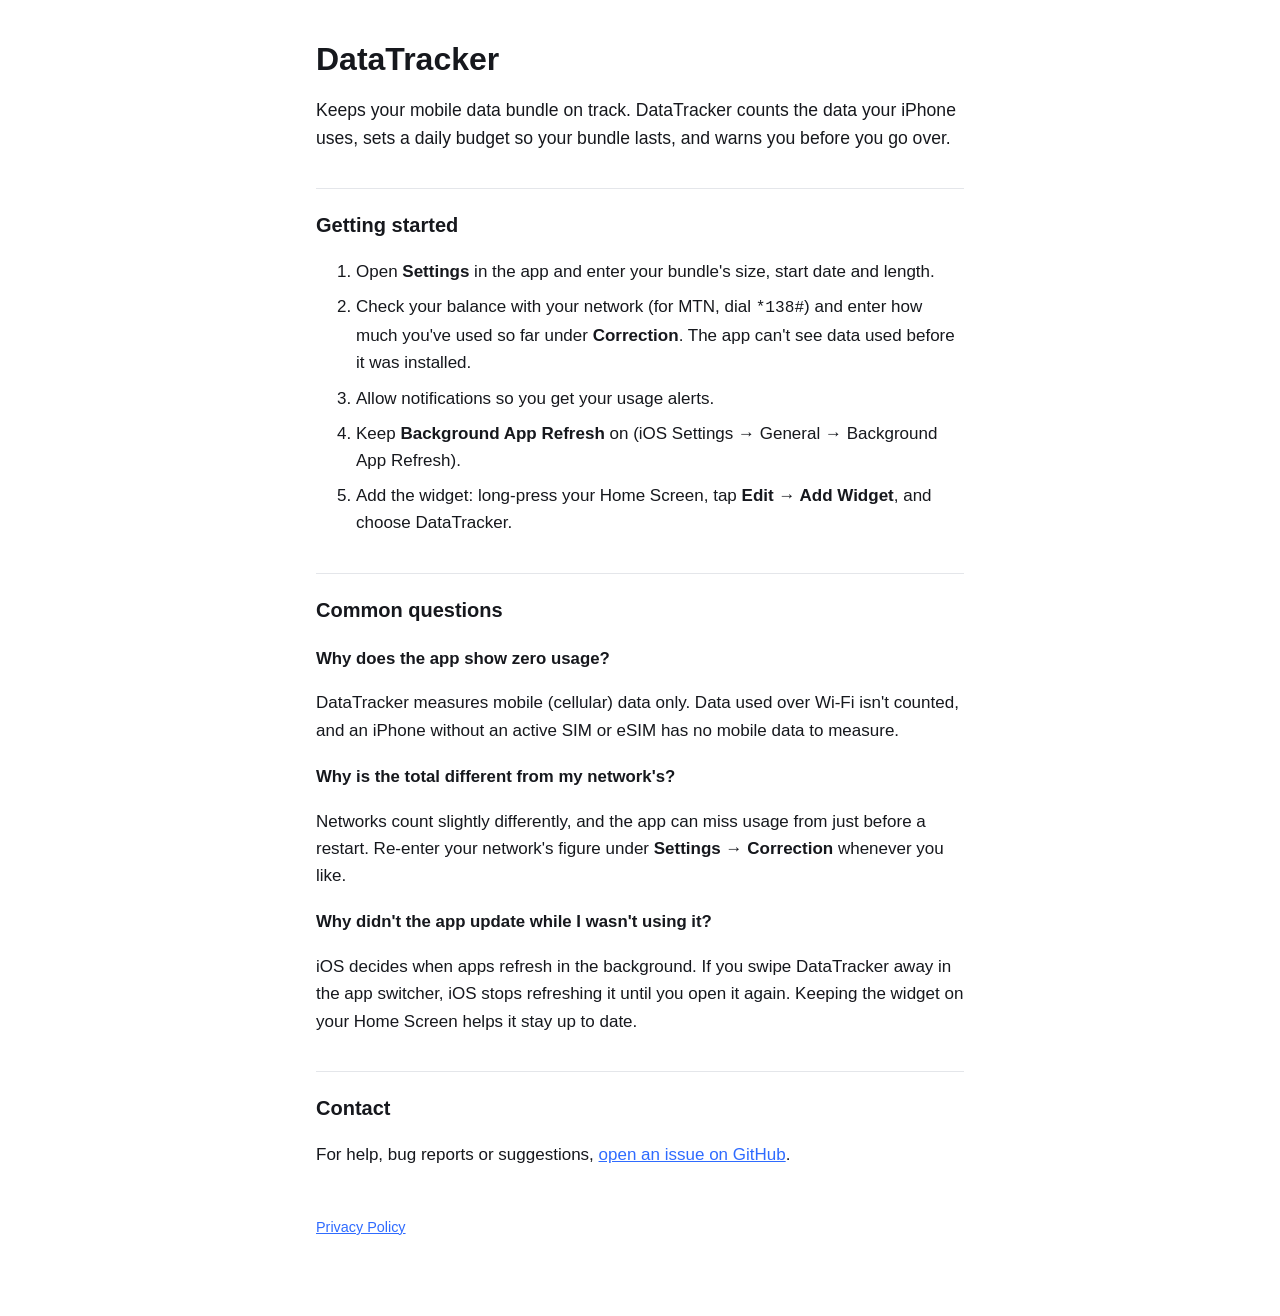
<file: docs/index.html>
<!doctype html>
<html lang="en">
<head>
<meta charset="utf-8">
<meta name="viewport" content="width=device-width, initial-scale=1">
<title>DataTracker Support</title>
<link rel="stylesheet" href="style.css">
</head>
<body>
<main>
  <h1>DataTracker</h1>
  <p class="lead">Keeps your mobile data bundle on track. DataTracker counts the data your iPhone uses, sets a
  daily budget so your bundle lasts, and warns you before you go over.</p>

  <h2>Getting started</h2>
  <ol>
    <li>Open <strong>Settings</strong> in the app and enter your bundle's size, start date and length.</li>
    <li>Check your balance with your network (for MTN, dial <code>*138#</code>) and enter how much you've used
      so far under <strong>Correction</strong>. The app can't see data used before it was installed.</li>
    <li>Allow notifications so you get your usage alerts.</li>
    <li>Keep <strong>Background App Refresh</strong> on (iOS Settings → General → Background App Refresh).</li>
    <li>Add the widget: long-press your Home Screen, tap <strong>Edit → Add Widget</strong>, and choose DataTracker.</li>
  </ol>

  <h2>Common questions</h2>
  <h3>Why does the app show zero usage?</h3>
  <p>DataTracker measures mobile (cellular) data only. Data used over Wi-Fi isn't counted, and an iPhone without
  an active SIM or eSIM has no mobile data to measure.</p>

  <h3>Why is the total different from my network's?</h3>
  <p>Networks count slightly differently, and the app can miss usage from just before a restart. Re-enter your
  network's figure under <strong>Settings → Correction</strong> whenever you like.</p>

  <h3>Why didn't the app update while I wasn't using it?</h3>
  <p>iOS decides when apps refresh in the background. If you swipe DataTracker away in the app switcher, iOS
  stops refreshing it until you open it again. Keeping the widget on your Home Screen helps it stay up to date.</p>

  <h2>Contact</h2>
  <p>For help, bug reports or suggestions, <a href="https://github.com/nyator/DataTracker/issues">open an issue on
  GitHub</a>.</p>

  <p class="footer"><a href="privacy.html">Privacy Policy</a></p>
</main>
</body>
</html>
</file>
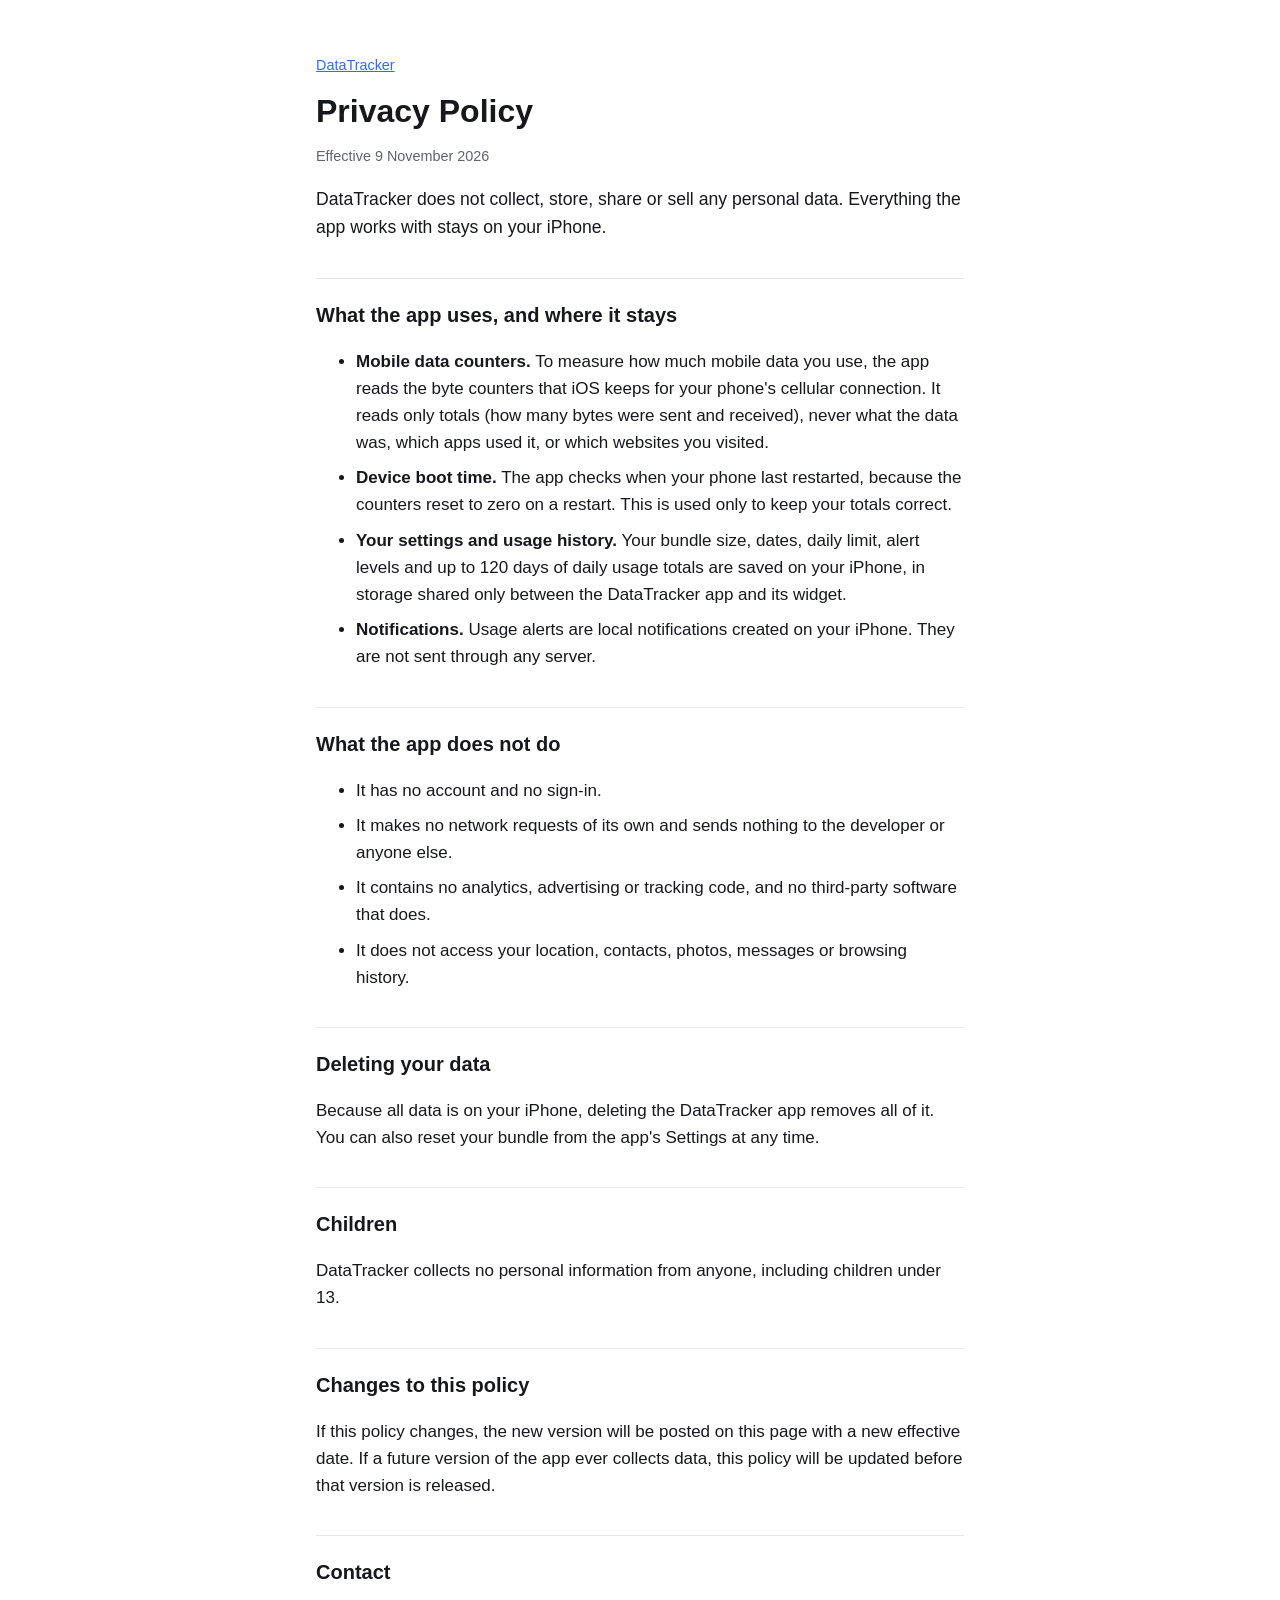
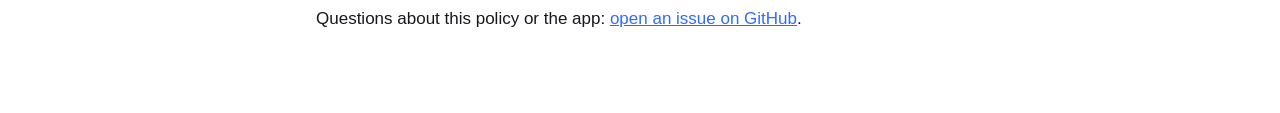
<file: docs/privacy.html>
<!doctype html>
<html lang="en">
<head>
<meta charset="utf-8">
<meta name="viewport" content="width=device-width, initial-scale=1">
<title>DataTracker Privacy Policy</title>
<link rel="stylesheet" href="style.css">
</head>
<body>
<main>
  <p class="back"><a href="./">DataTracker</a></p>
  <h1>Privacy Policy</h1>
  <p class="meta">Effective 9 November 2026</p>

  <p class="lead">DataTracker does not collect, store, share or sell any personal data. Everything the app
  works with stays on your iPhone.</p>

  <h2>What the app uses, and where it stays</h2>
  <ul>
    <li><strong>Mobile data counters.</strong> To measure how much mobile data you use, the app reads the
      byte counters that iOS keeps for your phone's cellular connection. It reads only totals (how many bytes
      were sent and received), never what the data was, which apps used it, or which websites you visited.</li>
    <li><strong>Device boot time.</strong> The app checks when your phone last restarted, because the
      counters reset to zero on a restart. This is used only to keep your totals correct.</li>
    <li><strong>Your settings and usage history.</strong> Your bundle size, dates, daily limit, alert
      levels and up to 120 days of daily usage totals are saved on your iPhone, in storage shared only
      between the DataTracker app and its widget.</li>
    <li><strong>Notifications.</strong> Usage alerts are local notifications created on your iPhone. They
      are not sent through any server.</li>
  </ul>

  <h2>What the app does not do</h2>
  <ul>
    <li>It has no account and no sign-in.</li>
    <li>It makes no network requests of its own and sends nothing to the developer or anyone else.</li>
    <li>It contains no analytics, advertising or tracking code, and no third-party software that does.</li>
    <li>It does not access your location, contacts, photos, messages or browsing history.</li>
  </ul>

  <h2>Deleting your data</h2>
  <p>Because all data is on your iPhone, deleting the DataTracker app removes all of it. You can also reset
  your bundle from the app's Settings at any time.</p>

  <h2>Children</h2>
  <p>DataTracker collects no personal information from anyone, including children under 13.</p>

  <h2>Changes to this policy</h2>
  <p>If this policy changes, the new version will be posted on this page with a new effective date.
  If a future version of the app ever collects data, this policy will be updated before that version is
  released.</p>

  <h2>Contact</h2>
  <p>Questions about this policy or the app: <a href="https://github.com/nyator/DataTracker/issues">open an
  issue on GitHub</a>.</p>
</main>
</body>
</html>
</file>
<file: docs/style.css>
:root {
  --bg: #ffffff;
  --text: #16181d;
  --muted: #5d6470;
  --link: #2f6bff;
  --rule: #e4e6ea;
}
@media (prefers-color-scheme: dark) {
  :root {
    --bg: #07090f;
    --text: #eef0f4;
    --muted: #9aa1ad;
    --link: #5bc8fa;
    --rule: #22262e;
  }
}
* { box-sizing: border-box; }
body {
  margin: 0;
  background: var(--bg);
  color: var(--text);
  font: 17px/1.6 -apple-system, BlinkMacSystemFont, "Segoe UI", Roboto, sans-serif;
}
main { max-width: 680px; margin: 0 auto; padding: 40px 16px 64px; }
h1 { font-size: 2rem; line-height: 1.2; margin: 0 0 8px; }
h2 { font-size: 1.25rem; margin: 36px 0 8px; padding-top: 20px; border-top: 1px solid var(--rule); }
h3 { font-size: 1.05rem; margin: 20px 0 4px; }
.lead { font-size: 1.1rem; }
.meta, .back, .footer { color: var(--muted); font-size: 0.9rem; }
.footer { margin-top: 48px; }
a { color: var(--link); }
li { margin-bottom: 8px; }
code { font-size: 0.95em; }
</file>
